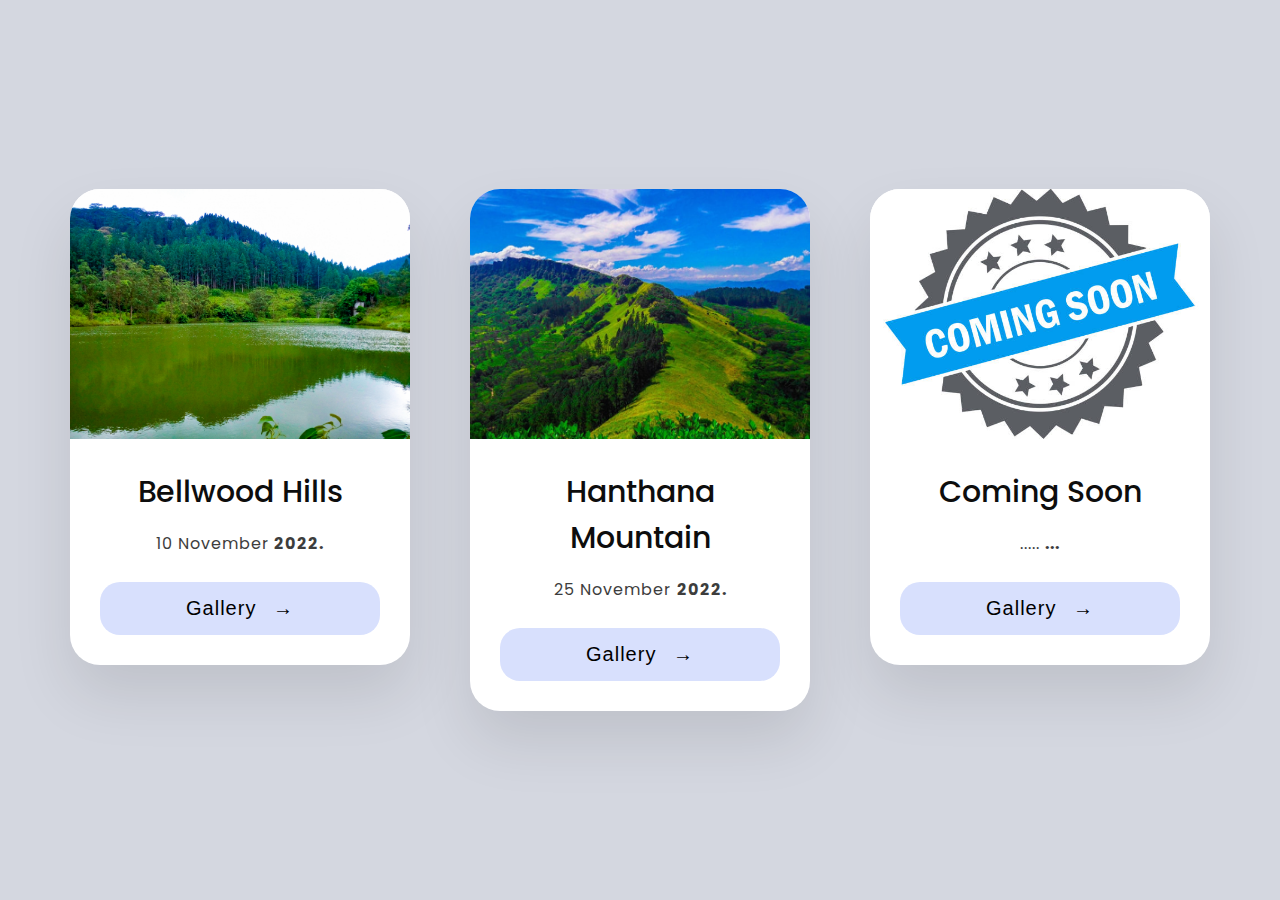
<file: docs/visited.html>
<!DOCTYPE html>
<html lang="en">
<head>
    <meta charset="UTF-8">
    <meta http-equiv="X-UA-Compatible" content="IE=edge">
    <meta name="viewport" content="width=device-width, initial-scale=1.0">
    <link rel="stylesheet" href="css/visited.css">
    <link rel="icon" type="main-icon" href="img/Main-logo.svg">
    <title>Place Visited</title>
</head>
<body>
    <div class="grid">
        <div class="grid-item">
          <div class="card">
            <img class="card-img" src="img/visited-bellwood.jpg" alt="Rome" />
            <div class="card-content">
              <h1 class="card-header">Bellwood Hills</h1>
              <p class="card-text">
                10 November<strong> 2022.</strong>
              </p>
              <button class="card-btn">Gallery <span>&rarr;</span></button>
            </div>
          </div>
        </div>
        <div class="grid-item">
          <div class="card">
            <img
              class="card-img"
              src="img/visited-hanthana.jpg"
              alt="Grand Canyon"
            />
            <div class="card-content">
              <h1 class="card-header">Hanthana Mountain</h1>
              <p class="card-text">
                25 November
                <strong>2022.</strong>
              </p>
              <button class="card-btn">Gallery <span>&rarr;</span></button>
            </div>
          </div>
        </div>
        <div class="grid-item">
          <div class="card">
            <img class="card-img" src="img/visited-comingsoon.jpg" alt="Maldives" />
            <div class="card-content">
              <h1 class="card-header">Coming Soon</h1>
              <p class="card-text">
                .....
                <strong>...</strong>
              </p>
              <button class="card-btn">Gallery <span>&rarr;</span></button>
            </div>
          </div>
        </div>
      </div>
      
</body>
</html>
</file>
<file: docs/css/visited.css>
@import url("https://fonts.googleapis.com/css?family=Poppins&display=swap");

* {
  margin: 0;
  padding: 0;
}

html {
  box-sizing: border-box;
  font-size: 62.5%;
}

body {
  background-color:#d4d7e0;
  font-family: "Poppins", sans-serif;
  display: flex;
  justify-content: center;
  align-items: center;
  min-height: 100vh;
}

.grid {
  display: grid;
  width: 114em;
  grid-gap: 6rem;
  grid-template-columns: repeat(auto-fit, minmax(30rem, 1fr));
  align-items: start;
}

.grid-item {
  background-color: #fff;
  border-radius: 30px;
  overflow: hidden;
  box-shadow: 0 3rem 6rem rgba(0, 0, 0, 0.1);
  cursor: pointer;
  transition: 0.2s;
}

.grid-item:hover {
  transform: translateY(-0.5%);
  box-shadow: 0 4rem 8rem rgba(0, 0, 0, 0.5);
}

.card-img {
  display: block;
  width: 100%;
  height: 25rem;
  object-fit: cover;
}

.card-content {
  padding: 3rem;
}

.card-header {
  font-size: 3rem;
  font-weight: 500;
  color: #0d0d0d;
  margin-bottom: 1.5rem;
  text-align: center;
}

.card-text {
  font-size: 1.6rem;
  letter-spacing: 0.1rem;
  line-height: 1.7;
  color: #3d3d3d;
  margin-bottom: 2.5rem;
  text-align: center;
}

.card-btn {
  display: block;
  width: 100%;
  padding: 1.5rem;
  font-size: 2rem;
  text-align: center;
  color: black;
  background-color: #d8e0fd;
  border: none;
  border-radius: 20px;
  transition: 0.2s;
  cursor: pointer;
  letter-spacing: 0.1rem;
}

.card-btn span {
  margin-left: 1rem;
  transition: 0.2s;
}

.card-btn:hover,
.card-btn:active {
  background-color: #c2cffc;
}

.card-btn:hover span,
.card-btn:active span {
  margin-left: 1.5rem;
}


@media only screen and (max-width: 60em) {
  body {
    padding: 4rem;
  }

  .grid {
    grid-gap: 4rem;
  }
}
</file>
